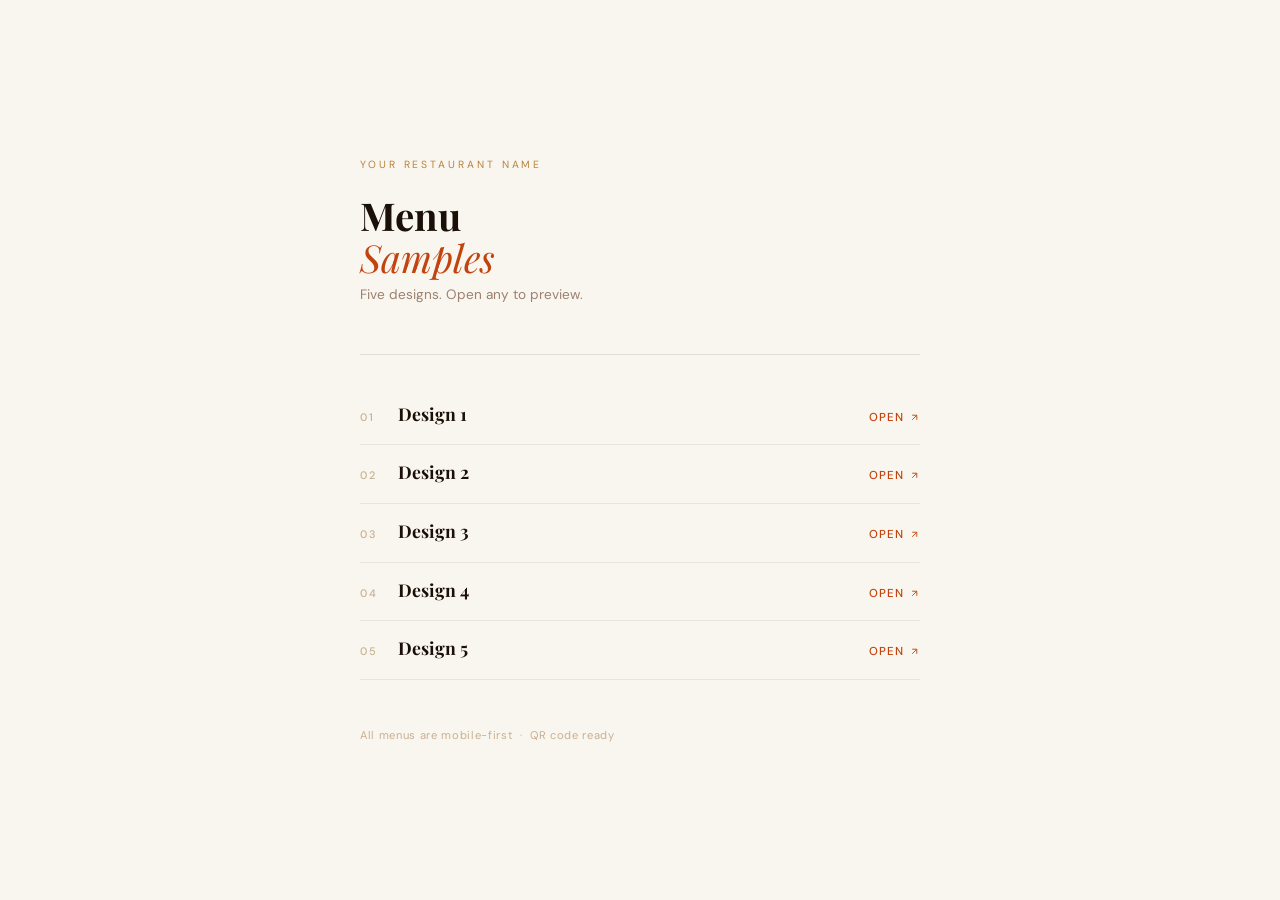
<file: index.html>
<!DOCTYPE html>
<html lang="en">

<head>
  <meta charset="UTF-8">
  <meta name="viewport" content="width=device-width, initial-scale=1.0">
  <title>Your Restaurant Name — Menu Samples</title>
  <link
    href="https://fonts.googleapis.com/css2?family=Playfair+Display:ital,wght@0,400;0,700;1,400&family=DM+Sans:wght@400;500&display=swap"
    rel="stylesheet">
  <link rel="stylesheet" href="showcase.css">
</head>

<body>
  <div class="wrap">

    <div class="kicker">Your Restaurant Name</div>

    <h1>Menu<br><em>Samples</em></h1>
    <p class="sub">Five designs. Open any to preview.</p>

    <div class="rule"></div>

    <div class="entry">
      <div class="entry-left">
        <div class="num">01</div>
        <div class="entry-info">
          <div class="entry-name">Design 1</div>
        </div>
      </div>
      <a class="open-link" href="menu1/index.html" target="_blank">
        Open <svg viewBox="0 0 24 24">
          <line x1="7" y1="17" x2="17" y2="7" />
          <polyline points="7 7 17 7 17 17" />
        </svg>
      </a>
    </div>

    <div class="entry">
      <div class="entry-left">
        <div class="num">02</div>
        <div class="entry-info">
          <div class="entry-name">Design 2</div>
        </div>
      </div>
      <a class="open-link" href="menu2/index.html" target="_blank">
        Open <svg viewBox="0 0 24 24">
          <line x1="7" y1="17" x2="17" y2="7" />
          <polyline points="7 7 17 7 17 17" />
        </svg>
      </a>
    </div>

    <div class="entry">
      <div class="entry-left">
        <div class="num">03</div>
        <div class="entry-info">
          <div class="entry-name">Design 3</div>
        </div>
      </div>
      <a class="open-link" href="menu3/index.html" target="_blank">
        Open <svg viewBox="0 0 24 24">
          <line x1="7" y1="17" x2="17" y2="7" />
          <polyline points="7 7 17 7 17 17" />
        </svg>
      </a>
    </div>

    <div class="entry">
      <div class="entry-left">
        <div class="num">04</div>
        <div class="entry-info">
          <div class="entry-name">Design 4</div>
        </div>
      </div>
      <a class="open-link" href="menu4/index.html" target="_blank">
        Open <svg viewBox="0 0 24 24">
          <line x1="7" y1="17" x2="17" y2="7" />
          <polyline points="7 7 17 7 17 17" />
        </svg>
      </a>
    </div>

    <div class="entry">
      <div class="entry-left">
        <div class="num">05</div>
        <div class="entry-info">
          <div class="entry-name">Design 5</div>
        </div>
      </div>
      <a class="open-link" href="menu5/index.html" target="_blank">
        Open <svg viewBox="0 0 24 24">
          <line x1="7" y1="17" x2="17" y2="7" />
          <polyline points="7 7 17 7 17 17" />
        </svg>
      </a>
    </div>

    <div class="foot">All menus are mobile-first &nbsp;·&nbsp; QR code ready</div>

  </div>
</body>

</html>
</file>
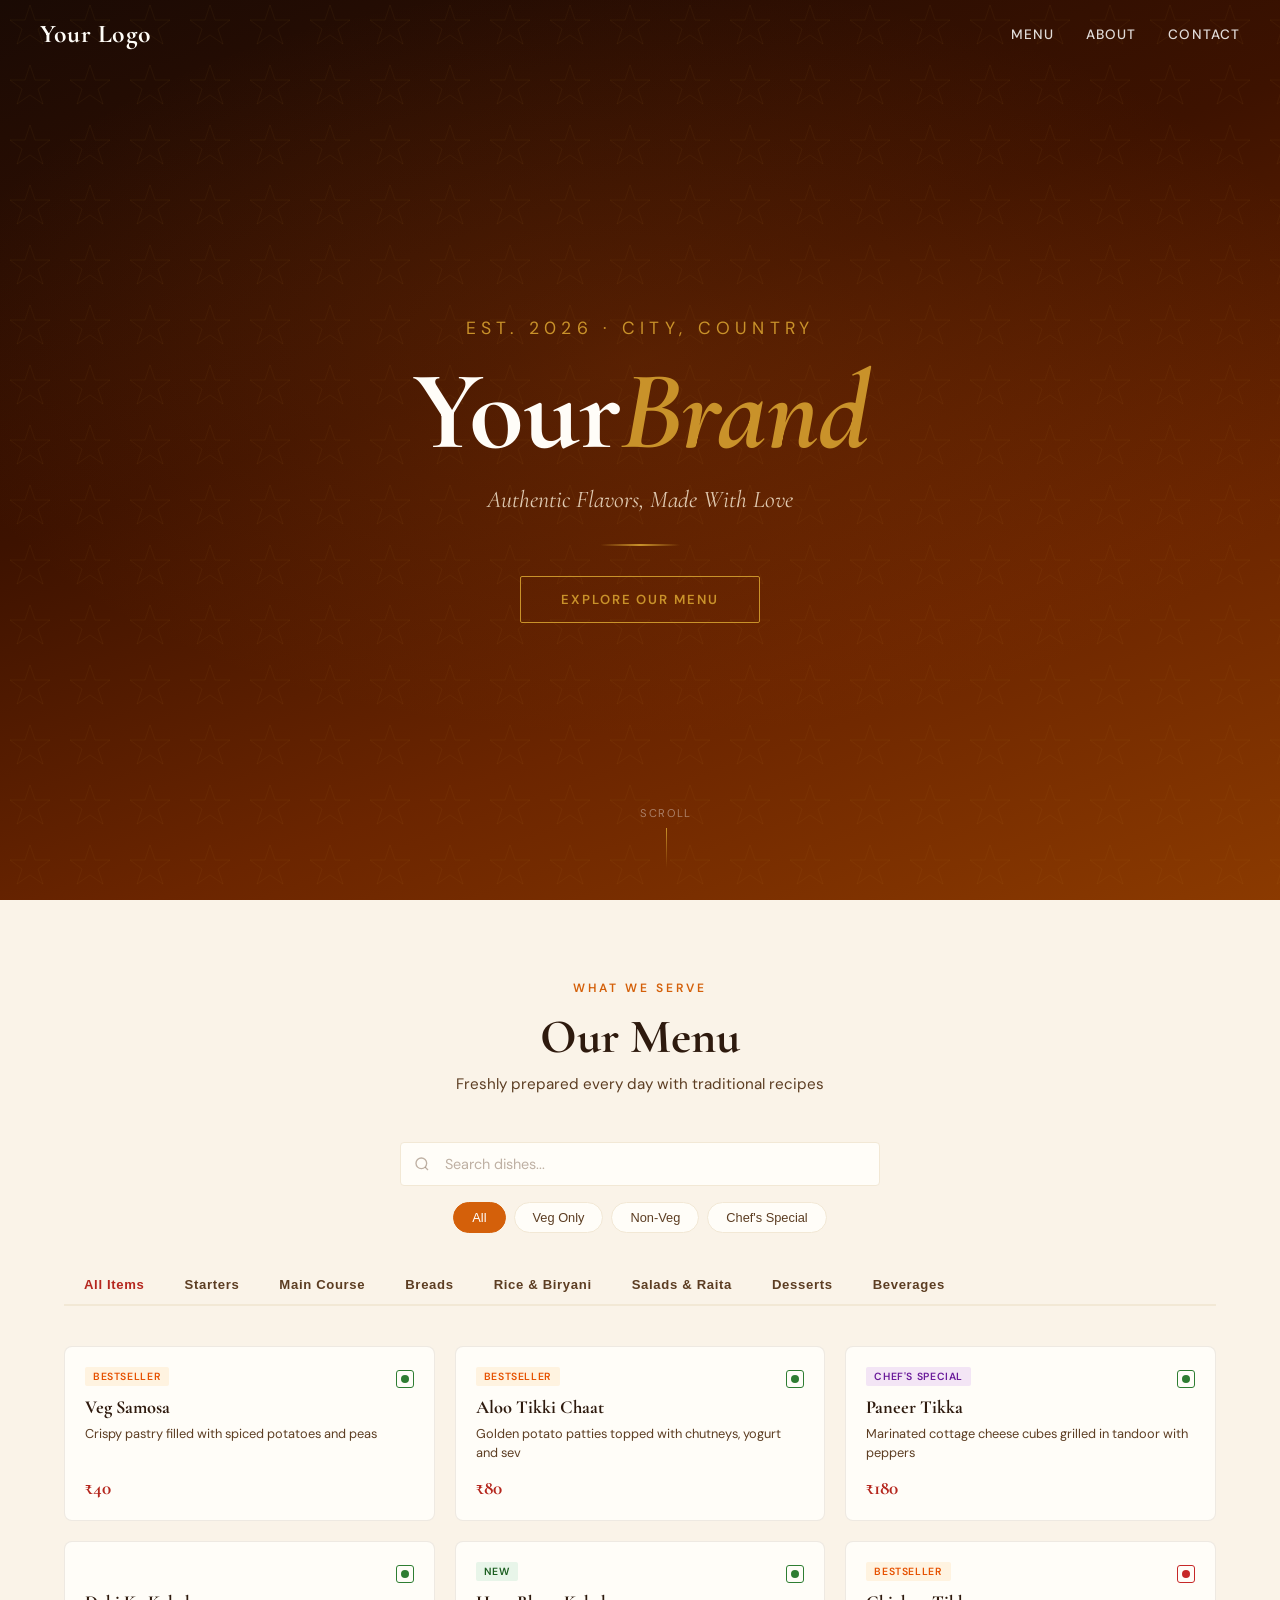
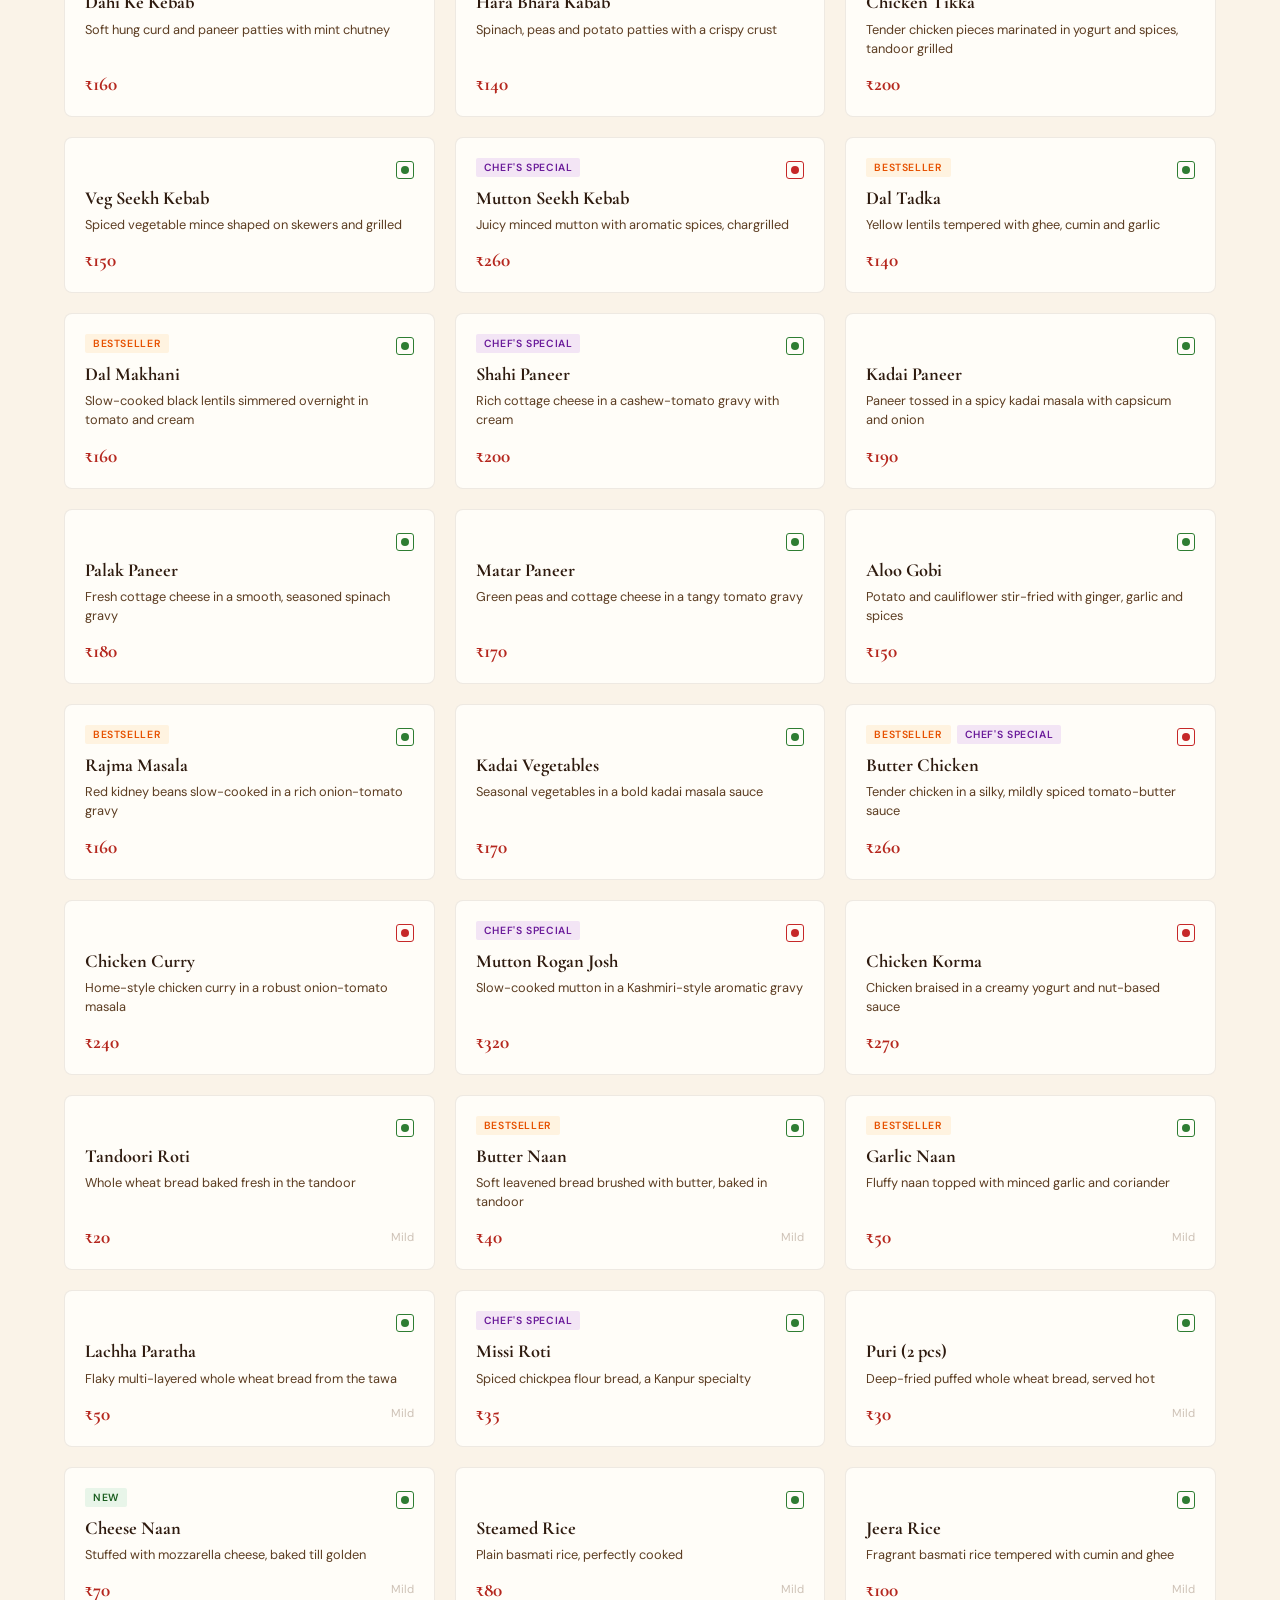
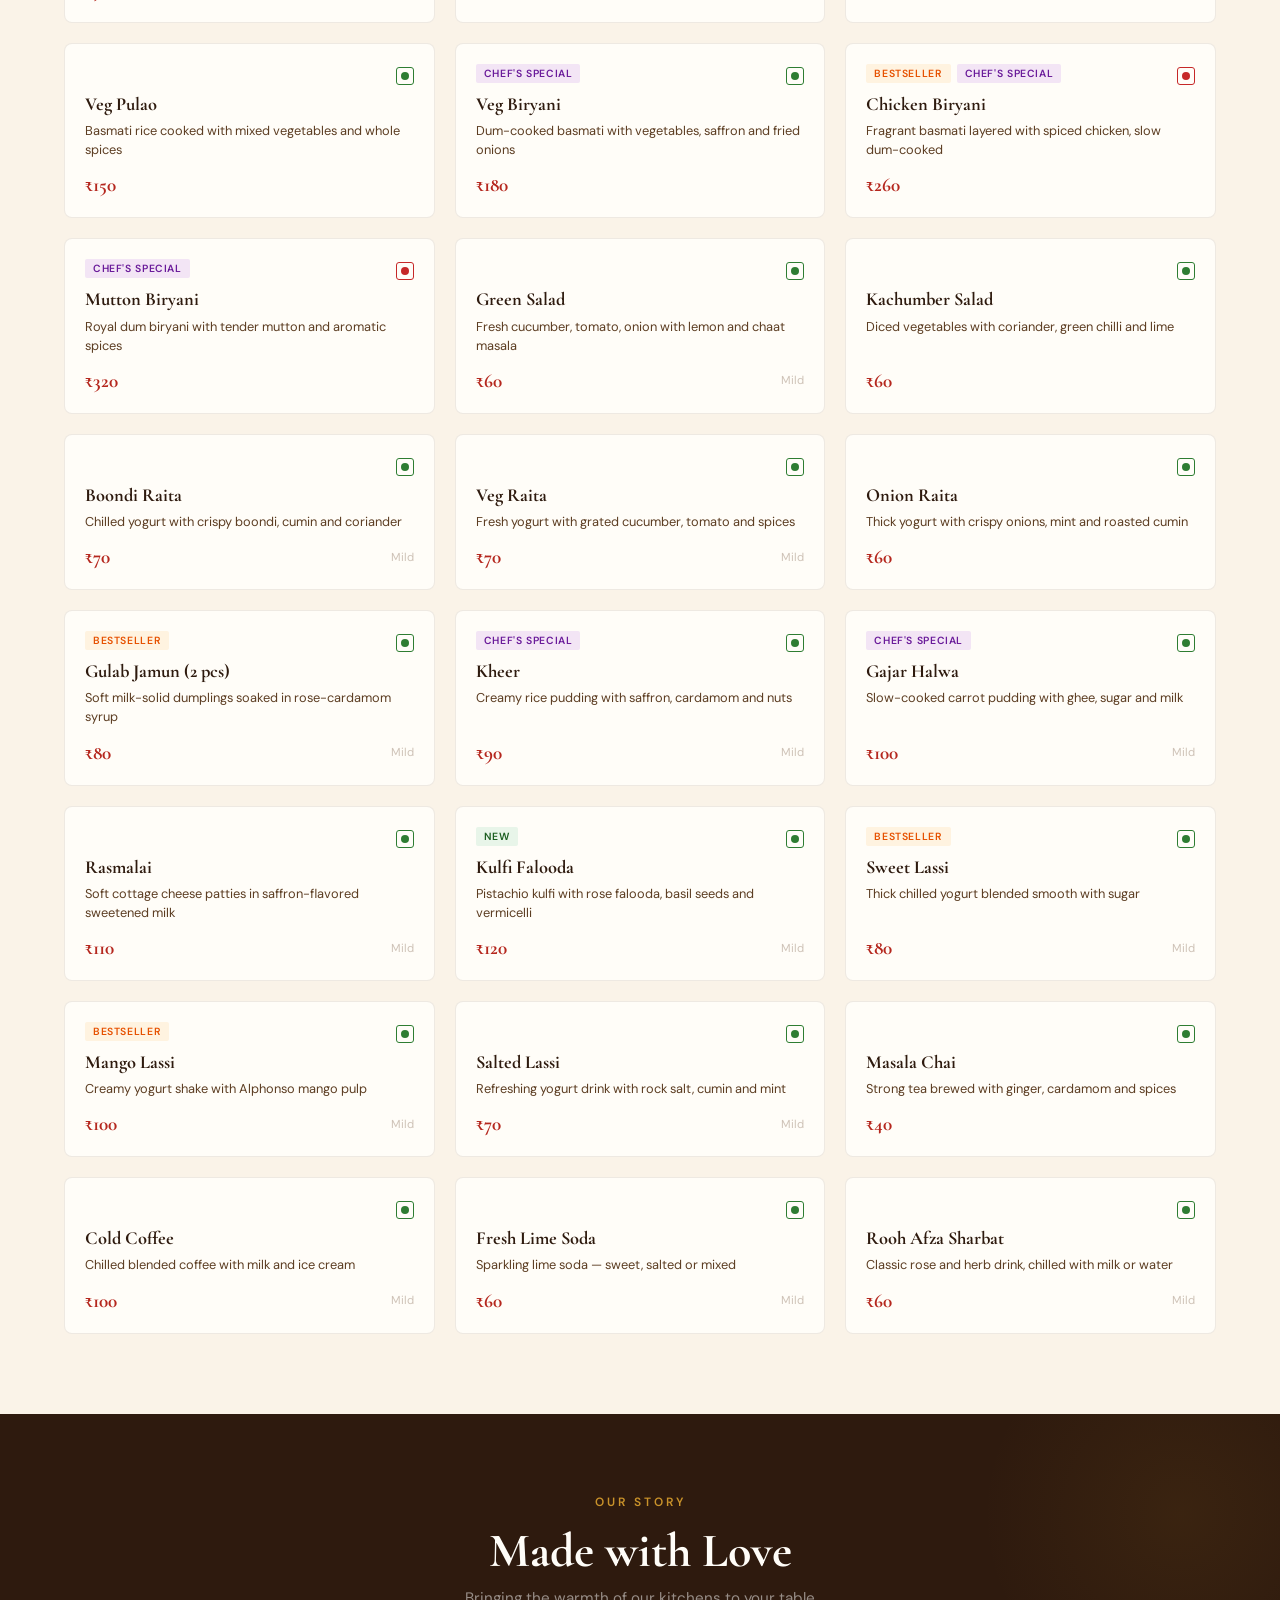
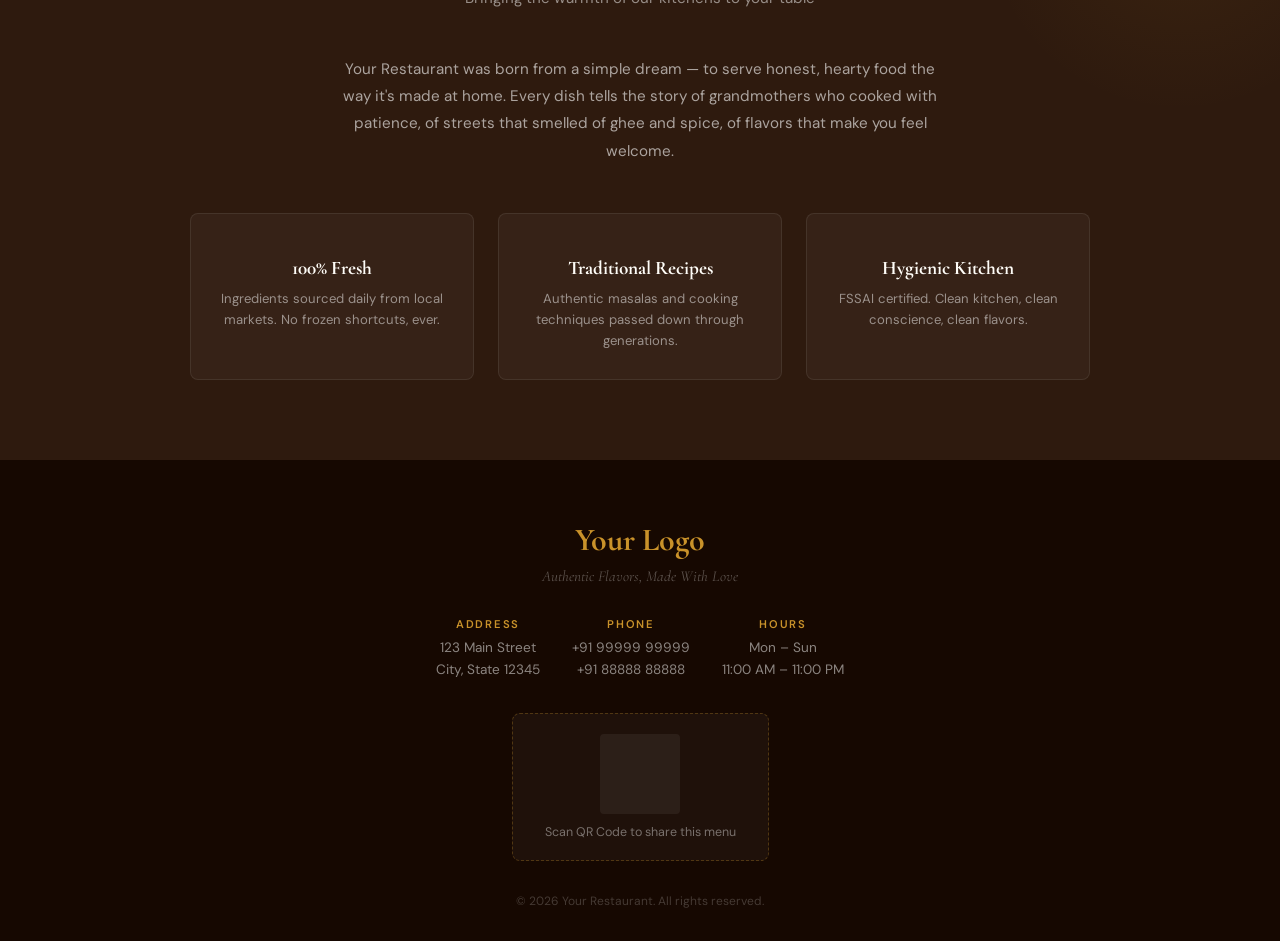
<file: menu2/index.html>
<!DOCTYPE html>
<html lang="en">

<head>
  <meta charset="UTF-8">
  <meta name="viewport" content="width=device-width, initial-scale=1.0">
  <title>Your Restaurant — Authentic Cuisine</title>
  <link
    href="https://fonts.googleapis.com/css2?family=Cormorant+Garamond:ital,wght@0,400;0,600;0,700;1,400;1,600&family=DM+Sans:wght@300;400;500;600&display=swap"
    rel="stylesheet">
  <link rel="stylesheet" href="style.css">
</head>

<body>

  <!-- NAVBAR -->
  <nav id="navbar">
    <div class="nav-logo">Your Logo</div>
    <ul class="nav-links">
      <li><a href="#menu">Menu</a></li>
      <li><a href="#about">About</a></li>
      <li><a href="#footer">Contact</a></li>
    </ul>
  </nav>

  <!-- HERO -->
  <section id="hero">
    <p class="hero-ornament"> Est. 2026 · City, Country </p>
    <h1 class="hero-title">Your<span>Brand</span></h1>
    <p class="hero-tagline">Authentic Flavors, Made With Love</p>
    <div class="hero-divider"></div>
    <a href="#menu" class="hero-cta">Explore Our Menu</a>
    <div class="scroll-indicator">
      <span>Scroll</span>
      <div class="scroll-line"></div>
    </div>
  </section>

  <!-- MENU -->
  <section id="menu">
    <p class="section-label fade-in">What We Serve</p>
    <h2 class="section-title fade-in">Our Menu</h2>
    <p class="section-subtitle fade-in">Freshly prepared every day with traditional recipes</p>

    <div class="menu-controls fade-in">
      <div class="search-wrap">
        <svg class="search-icon" width="16" height="16" fill="none" viewBox="0 0 24 24" stroke="currentColor"
          stroke-width="2">
          <circle cx="11" cy="11" r="8" />
          <path d="m21 21-4.35-4.35" />
        </svg>
        <input type="text" id="searchInput" placeholder="Search dishes..." oninput="filterMenu()">
      </div>
      <div class="filter-pills">
        <button class="pill active" onclick="setFilter('all', this)">All</button>
        <button class="pill" onclick="setFilter('veg', this)"> Veg Only</button>
        <button class="pill" onclick="setFilter('nonveg', this)"> Non-Veg</button>
        <button class="pill" onclick="setFilter('special', this)"> Chef's Special</button>
      </div>
    </div>

    <div class="cat-tabs fade-in" id="catTabs"></div>
    <div class="menu-grid" id="menuGrid"></div>
  </section>

  <!-- ABOUT -->
  <section id="about">
    <p class="section-label fade-in">Our Story</p>
    <h2 class="section-title fade-in">Made with Love</h2>
    <p class="section-subtitle fade-in">Bringing the warmth of our kitchens to your table</p>
    <p class="about-story fade-in">
      Your Restaurant was born from a simple dream — to serve honest, hearty food the way it's made at home.
      Every dish tells the story of grandmothers who cooked with patience, of streets that smelled of ghee and spice, of
      flavors that make you feel welcome.
    </p>
    <div class="about-grid">
      <div class="about-card fade-in">
        <span class="about-icon"></span>
        <h3>100% Fresh</h3>
        <p>Ingredients sourced daily from local markets. No frozen shortcuts, ever.</p>
      </div>
      <div class="about-card fade-in">
        <span class="about-icon"></span>
        <h3>Traditional Recipes</h3>
        <p>Authentic masalas and cooking techniques passed down through generations.</p>
      </div>
      <div class="about-card fade-in">
        <span class="about-icon"></span>
        <h3>Hygienic Kitchen</h3>
        <p>FSSAI certified. Clean kitchen, clean conscience, clean flavors.</p>
      </div>
    </div>
  </section>

  <!-- FOOTER -->
  <footer id="footer">
    <div class="footer-logo">Your Logo</div>
    <div class="footer-tagline">Authentic Flavors, Made With Love</div>
    <div class="footer-info">
      <div class="footer-info-item">
        <h4>Address</h4>
        <p>123 Main Street<br>City, State 12345</p>
      </div>
      <div class="footer-info-item">
        <h4>Phone</h4>
        <p>+91 99999 99999<br>+91 88888 88888</p>
      </div>
      <div class="footer-info-item">
        <h4>Hours</h4>
        <p>Mon – Sun<br>11:00 AM – 11:00 PM</p>
      </div>
    </div>
    <div class="qr-box">
      <div class="qr-placeholder"></div>
      <p>Scan QR Code to share this menu</p>
    </div>
    <p class="footer-copy">© 2026 Your Restaurant. All rights reserved.</p>
  </footer>

  <button id="backTop" onclick="window.scrollTo({top:0,behavior:'smooth'})">↑</button>

  <script src="script.js"></script>
</body>

</html>
</file>
<file: showcase.css>
* {
      margin: 0;
      padding: 0;
      box-sizing: border-box;
    }

    body {
      font-family: 'DM Sans', sans-serif;
      background: #F9F5EF;
      color: #1A1008;
      min-height: 100vh;
      display: flex;
      flex-direction: column;
      justify-content: center;
      padding: 60px 40px;
    }

    .wrap {
      max-width: 560px;
      margin: 0 auto;
      width: 100%;
    }

    /* top label */
    .kicker {
      font-size: 0.65rem;
      letter-spacing: 0.28em;
      text-transform: uppercase;
      color: #B8843A;
      margin-bottom: 24px;
    }

    /* title */
    h1 {
      font-family: 'Playfair Display', serif;
      font-size: 2.4rem;
      font-weight: 700;
      line-height: 1.08;
      color: #1A1008;
      margin-bottom: 6px;
    }

    h1 em {
      font-style: italic;
      font-weight: 400;
      color: #C1440E;
    }

    .sub {
      font-size: 0.85rem;
      color: #9C8070;
      line-height: 1.6;
      margin-bottom: 48px;
    }

    /* divider */
    .rule {
      width: 100%;
      height: 1px;
      background: rgba(14, 10, 6, 0.1);
      margin-bottom: 32px;
    }

    /* each design entry */
    .entry {
      display: flex;
      align-items: baseline;
      justify-content: space-between;
      padding: 18px 0;
      border-bottom: 1px solid rgba(14, 10, 6, 0.07);
      gap: 16px;
    }

    .entry:last-child {
      border-bottom: none;
    }

    .entry-left {
      display: flex;
      align-items: baseline;
      gap: 18px;
    }

    .num {
      font-size: 0.68rem;
      letter-spacing: 0.18em;
      color: #C8B090;
      font-weight: 500;
      flex-shrink: 0;
      width: 20px;
    }


    .entry-name {
      font-family: 'Playfair Display', serif;
      font-size: 1.1rem;
      font-weight: 700;
      color: #1A1008;
      line-height: 1;
      margin-bottom: 4px;
    }

    .entry-desc {
      font-size: 0.78rem;
      color: #9C8070;
    }

    .open-link {
      font-size: 0.72rem;
      font-weight: 500;
      letter-spacing: 0.08em;
      text-transform: uppercase;
      color: #C1440E;
      text-decoration: none;
      flex-shrink: 0;
      transition: opacity 0.2s;
      display: flex;
      align-items: center;
      gap: 5px;
    }

    .open-link:hover {
      opacity: 0.6;
    }

    .open-link svg {
      width: 11px;
      height: 11px;
      stroke: currentColor;
      stroke-width: 2;
      fill: none;
    }

    /* footer */
    .foot {
      margin-top: 48px;
      font-size: 0.7rem;
      color: #C8B090;
      letter-spacing: 0.06em;
    }
</file>
<file: menu2/style.css>
:root {
    --red: #B5271E;
    --saffron: #D4600A;
    --gold: #C9922A;
    --cream: #FAF3E8;
    --cream2: #F2E8D5;
    --brown: #2E1A0E;
    --brown2: #5C3D22;
    --white: #FFFDF8;
    --veg: #2E7D32;
    --nonveg: #C62828;
    --card-bg: #FFFDF8;
  }
  * { margin: 0; padding: 0; box-sizing: border-box; }

  html { scroll-behavior: smooth; }

  body {
    font-family: 'DM Sans', sans-serif;
    background: var(--cream);
    color: var(--brown);
    overflow-x: hidden;
  }

  /* ── NAVBAR ── */
  nav {
    position: fixed; top: 0; left: 0; right: 0; z-index: 100;
    display: flex; align-items: center; justify-content: space-between;
    padding: 18px 40px;
    transition: all 0.4s ease;
  }
  nav.scrolled {
    background: var(--white);
    box-shadow: 0 2px 20px rgba(46,26,14,0.1);
    padding: 12px 40px;
  }
  .nav-logo {
    font-family: 'Cormorant Garamond', serif;
    font-size: 1.6rem; font-weight: 700;
    color: var(--white); letter-spacing: 0.02em;
    transition: color 0.4s;
  }
  nav.scrolled .nav-logo { color: var(--red); }
  .nav-links { display: flex; gap: 32px; list-style: none; }
  .nav-links a {
    font-size: 0.85rem; font-weight: 500; letter-spacing: 0.08em;
    text-transform: uppercase; color: rgba(255,255,255,0.85);
    text-decoration: none; transition: color 0.3s;
  }
  nav.scrolled .nav-links a { color: var(--brown2); }
  .nav-links a:hover { color: var(--gold) !important; }

  /* ── HERO ── */
  #hero {
    min-height: 100vh;
    background: linear-gradient(160deg, #1a0a04 0%, #3d1200 40%, #6b2500 70%, #8B3A00 100%);
    display: flex; flex-direction: column;
    align-items: center; justify-content: center;
    text-align: center; padding: 120px 24px 80px;
    position: relative; overflow: hidden;
  }
  #hero::before {
    content: '';
    position: absolute; inset: 0;
    background: 
      radial-gradient(ellipse 80% 60% at 50% 40%, rgba(196,90,10,0.18) 0%, transparent 70%),
      url("data:image/svg+xml,%3Csvg width='60' height='60' viewBox='0 0 60 60' xmlns='http://www.w3.org/2000/svg'%3E%3Cpath d='M30 5 L35 20 L50 20 L38 29 L43 44 L30 35 L17 44 L22 29 L10 20 L25 20 Z' fill='none' stroke='rgba(201,146,42,0.06)' stroke-width='1'/%3E%3C/svg%3E");
    pointer-events: none;
  }
  .hero-ornament {
    font-size: 1.1rem; color: var(--gold); letter-spacing: 0.3em;
    text-transform: uppercase; margin-bottom: 20px;
    opacity: 0; animation: fadeUp 0.8s 0.2s forwards;
  }
  .hero-title {
    font-family: 'Cormorant Garamond', serif;
    font-size: clamp(3.5rem, 10vw, 7rem);
    font-weight: 700; color: var(--white);
    line-height: 0.95; letter-spacing: -0.01em;
    opacity: 0; animation: fadeUp 0.8s 0.4s forwards;
  }
  .hero-title span { color: var(--gold); font-style: italic; }
  .hero-tagline {
    font-family: 'Cormorant Garamond', serif;
    font-size: clamp(1.1rem, 3vw, 1.5rem);
    font-style: italic; color: rgba(255,243,220,0.8);
    margin-top: 20px;
    opacity: 0; animation: fadeUp 0.8s 0.6s forwards;
  }
  .hero-divider {
    width: 80px; height: 2px;
    background: linear-gradient(90deg, transparent, var(--gold), transparent);
    margin: 30px auto;
    opacity: 0; animation: fadeUp 0.8s 0.8s forwards;
  }
  .hero-cta {
    display: inline-block; padding: 14px 40px;
    border: 1.5px solid var(--gold); color: var(--gold);
    font-size: 0.82rem; font-weight: 600; letter-spacing: 0.15em;
    text-transform: uppercase; text-decoration: none;
    transition: all 0.3s; border-radius: 2px;
    opacity: 0; animation: fadeUp 0.8s 1s forwards;
  }
  .hero-cta:hover { background: var(--gold); color: var(--brown); }
  .scroll-indicator {
    position: absolute; bottom: 32px; left: 50%; transform: translateX(-50%);
    display: flex; flex-direction: column; align-items: center; gap: 8px;
    opacity: 0; animation: fadeUp 0.8s 1.2s forwards;
  }
  .scroll-indicator span {
    font-size: 0.7rem; letter-spacing: 0.15em; text-transform: uppercase;
    color: rgba(255,255,255,0.4);
  }
  .scroll-line {
    width: 1px; height: 40px;
    background: linear-gradient(to bottom, var(--gold), transparent);
    animation: scrollPulse 2s infinite;
  }

  /* ── MENU SECTION ── */
  #menu {
    padding: 80px 24px;
    max-width: 1200px; margin: 0 auto;
  }
  .section-label {
    text-align: center; font-size: 0.75rem; font-weight: 600;
    letter-spacing: 0.25em; text-transform: uppercase;
    color: var(--saffron); margin-bottom: 12px;
  }
  .section-title {
    text-align: center;
    font-family: 'Cormorant Garamond', serif;
    font-size: clamp(2rem, 5vw, 3rem); font-weight: 700;
    color: var(--brown); margin-bottom: 8px;
  }
  .section-subtitle {
    text-align: center; color: var(--brown2);
    font-size: 0.95rem; margin-bottom: 48px;
  }

  /* Search + Filter */
  .menu-controls {
    display: flex; flex-direction: column; gap: 16px;
    margin-bottom: 32px;
  }
  .search-wrap {
    position: relative; max-width: 480px; margin: 0 auto; width: 100%;
  }
  .search-wrap input {
    width: 100%; padding: 12px 20px 12px 44px;
    border: 1.5px solid var(--cream2); border-radius: 4px;
    background: var(--white); font-family: 'DM Sans', sans-serif;
    font-size: 0.9rem; color: var(--brown);
    outline: none; transition: border-color 0.3s;
  }
  .search-wrap input:focus { border-color: var(--saffron); }
  .search-wrap input::placeholder { color: rgba(92,61,34,0.4); }
  .search-icon {
    position: absolute; left: 14px; top: 50%; transform: translateY(-50%);
    color: rgba(92,61,34,0.4); pointer-events: none;
  }
  .filter-pills {
    display: flex; flex-wrap: wrap; gap: 8px; justify-content: center;
  }
  .pill {
    padding: 7px 18px; border-radius: 100px;
    border: 1.5px solid var(--cream2); background: var(--white);
    font-size: 0.8rem; font-weight: 500; cursor: pointer;
    transition: all 0.25s; color: var(--brown2);
  }
  .pill:hover { border-color: var(--saffron); color: var(--saffron); }
  .pill.active { background: var(--saffron); border-color: var(--saffron); color: white; }

  /* Category Tabs */
  .cat-tabs {
    display: flex; gap: 0; overflow-x: auto; margin-bottom: 40px;
    border-bottom: 2px solid var(--cream2);
    scrollbar-width: none;
  }
  .cat-tabs::-webkit-scrollbar { display: none; }
  .cat-tab {
    flex-shrink: 0; padding: 12px 20px;
    font-size: 0.82rem; font-weight: 600; letter-spacing: 0.05em;
    cursor: pointer; border: none; background: none;
    color: var(--brown2); border-bottom: 2px solid transparent;
    margin-bottom: -2px; transition: all 0.25s;
    white-space: nowrap;
  }
  .cat-tab:hover { color: var(--saffron); }
  .cat-tab.active { color: var(--red); border-bottom-color: var(--red); }

  /* Menu Grid */
  .menu-grid {
    display: grid;
    grid-template-columns: repeat(auto-fill, minmax(300px, 1fr));
    gap: 20px;
  }

  /* Menu Card */
  .menu-card {
    background: var(--card-bg); border-radius: 8px;
    padding: 20px; border: 1px solid rgba(92,61,34,0.1);
    transition: all 0.3s ease; position: relative; overflow: hidden;
    display: flex; flex-direction: column;
  }
  .menu-card:hover {
    transform: translateY(-3px);
    box-shadow: 0 12px 32px rgba(46,26,14,0.12);
    border-color: rgba(212,96,10,0.2);
  }
  .card-top { display: flex; justify-content: space-between; align-items: flex-start; margin-bottom: 8px; }
  .veg-dot {
    width: 18px; height: 18px; flex-shrink: 0; margin-top: 3px;
    border-radius: 3px; display: flex; align-items: center; justify-content: center;
  }
  .veg-dot.veg { border: 1.5px solid var(--veg); }
  .veg-dot.nonveg { border: 1.5px solid var(--nonveg); }
  .veg-dot::after {
    content: ''; width: 8px; height: 8px; border-radius: 50%;
  }
  .veg-dot.veg::after { background: var(--veg); }
  .veg-dot.nonveg::after { background: var(--nonveg); }
  .badges { display: flex; gap: 6px; flex-wrap: wrap; }
  .badge {
    font-size: 0.65rem; font-weight: 600; letter-spacing: 0.06em;
    padding: 3px 8px; border-radius: 2px; text-transform: uppercase;
  }
  .badge.bestseller { background: #FFF3E0; color: #E65100; }
  .badge.special { background: #F3E5F5; color: #6A1B9A; }
  .badge.new-item { background: #E8F5E9; color: #1B5E20; }
  .dish-name {
    font-family: 'Cormorant Garamond', serif;
    font-size: 1.15rem; font-weight: 700; color: var(--brown);
    line-height: 1.2; margin-bottom: 6px;
  }
  .dish-desc { font-size: 0.8rem; color: var(--brown2); line-height: 1.5; flex: 1; }
  .card-bottom { display: flex; align-items: center; justify-content: space-between; margin-top: 14px; }
  .dish-price {
    font-family: 'Cormorant Garamond', serif;
    font-size: 1.2rem; font-weight: 700; color: var(--red);
  }
  .spice { display: flex; gap: 3px; }
  .chilli { font-size: 0.75rem; opacity: 0.3; }
  .chilli.hot { opacity: 1; }

  .no-results {
    grid-column: 1/-1; text-align: center; padding: 60px 20px;
    color: var(--brown2); font-size: 1rem;
  }
  .no-results span { font-size: 2rem; display: block; margin-bottom: 12px; }

  /* ── ABOUT ── */
  #about {
    background: var(--brown);
    padding: 80px 24px; position: relative; overflow: hidden;
  }
  #about::before {
    content: '';
    position: absolute; top: -100px; right: -100px;
    width: 400px; height: 400px; border-radius: 50%;
    background: radial-gradient(circle, rgba(201,146,42,0.08), transparent 70%);
    pointer-events: none;
  }
  #about .section-label { color: var(--gold); }
  #about .section-title { color: var(--white); }
  #about .section-subtitle { color: rgba(255,255,255,0.5); }
  .about-grid {
    max-width: 900px; margin: 0 auto;
    display: grid; grid-template-columns: 1fr 1fr 1fr;
    gap: 24px; margin-top: 48px;
  }
  .about-card {
    background: rgba(255,255,255,0.04); border: 1px solid rgba(255,255,255,0.08);
    border-radius: 8px; padding: 28px 24px; text-align: center;
    transition: all 0.3s;
  }
  .about-card:hover {
    background: rgba(255,255,255,0.07);
    border-color: rgba(201,146,42,0.3);
  }
  .about-icon { font-size: 2rem; margin-bottom: 14px; display: block; }
  .about-card h3 {
    font-family: 'Cormorant Garamond', serif;
    font-size: 1.2rem; font-weight: 700; color: var(--white); margin-bottom: 8px;
  }
  .about-card p { font-size: 0.82rem; color: rgba(255,255,255,0.5); line-height: 1.6; }
  .about-story {
    max-width: 600px; margin: 0 auto 0; text-align: center;
    font-size: 0.95rem; line-height: 1.8; color: rgba(255,255,255,0.6);
  }

  /* ── FOOTER ── */
  footer {
    background: #160801; padding: 60px 24px 32px;
    text-align: center;
  }
  .footer-logo {
    font-family: 'Cormorant Garamond', serif;
    font-size: 2rem; font-weight: 700; color: var(--gold); margin-bottom: 8px;
  }
  .footer-tagline {
    font-style: italic; font-family: 'Cormorant Garamond', serif;
    color: rgba(255,255,255,0.3); font-size: 0.95rem; margin-bottom: 32px;
  }
  .footer-info { display: flex; flex-wrap: wrap; justify-content: center; gap: 32px; margin-bottom: 32px; }
  .footer-info-item { text-align: center; }
  .footer-info-item h4 {
    font-size: 0.7rem; font-weight: 600; letter-spacing: 0.15em;
    text-transform: uppercase; color: var(--gold); margin-bottom: 6px;
  }
  .footer-info-item p { font-size: 0.85rem; color: rgba(255,255,255,0.5); line-height: 1.6; }
  .qr-box {
    display: inline-flex; flex-direction: column; align-items: center;
    gap: 10px; background: rgba(255,255,255,0.04);
    border: 1px dashed rgba(201,146,42,0.3); border-radius: 8px;
    padding: 20px 32px; margin-bottom: 32px;
  }
  .qr-placeholder {
    width: 80px; height: 80px; background: rgba(255,255,255,0.06);
    border-radius: 4px; display: flex; align-items: center; justify-content: center;
    font-size: 2rem;
  }
  .qr-box p { font-size: 0.78rem; color: rgba(255,255,255,0.4); }
  .footer-copy { font-size: 0.75rem; color: rgba(255,255,255,0.2); }

  /* Back to top */
  #backTop {
    position: fixed; bottom: 28px; right: 28px; z-index: 99;
    width: 44px; height: 44px; border-radius: 50%;
    background: var(--red); color: white; border: none;
    font-size: 1.1rem; cursor: pointer;
    box-shadow: 0 4px 16px rgba(181,39,30,0.4);
    display: flex; align-items: center; justify-content: center;
    opacity: 0; transition: all 0.3s; pointer-events: none;
    transform: translateY(10px);
  }
  #backTop.show { opacity: 1; pointer-events: all; transform: translateY(0); }
  #backTop:hover { background: var(--saffron); }

  /* ── ANIMATIONS ── */
  @keyframes fadeUp {
    from { opacity: 0; transform: translateY(24px); }
    to { opacity: 1; transform: translateY(0); }
  }
  @keyframes scrollPulse {
    0%, 100% { opacity: 0.3; }
    50% { opacity: 1; }
  }
  .fade-in { opacity: 0; transform: translateY(20px); transition: opacity 0.5s, transform 0.5s; }
  .fade-in.visible { opacity: 1; transform: translateY(0); }

  /* ── RESPONSIVE ── */
  @media (max-width: 768px) {
    nav { padding: 16px 20px; }
    nav.scrolled { padding: 12px 20px; }
    .nav-links { display: none; }
    .about-grid { grid-template-columns: 1fr; }
    .menu-grid { grid-template-columns: 1fr; }
    .footer-info { gap: 20px; }
  }
  @media (max-width: 480px) {
    #menu { padding: 60px 16px; }
    .cat-tab { padding: 10px 14px; font-size: 0.78rem; }
  }
</file>
